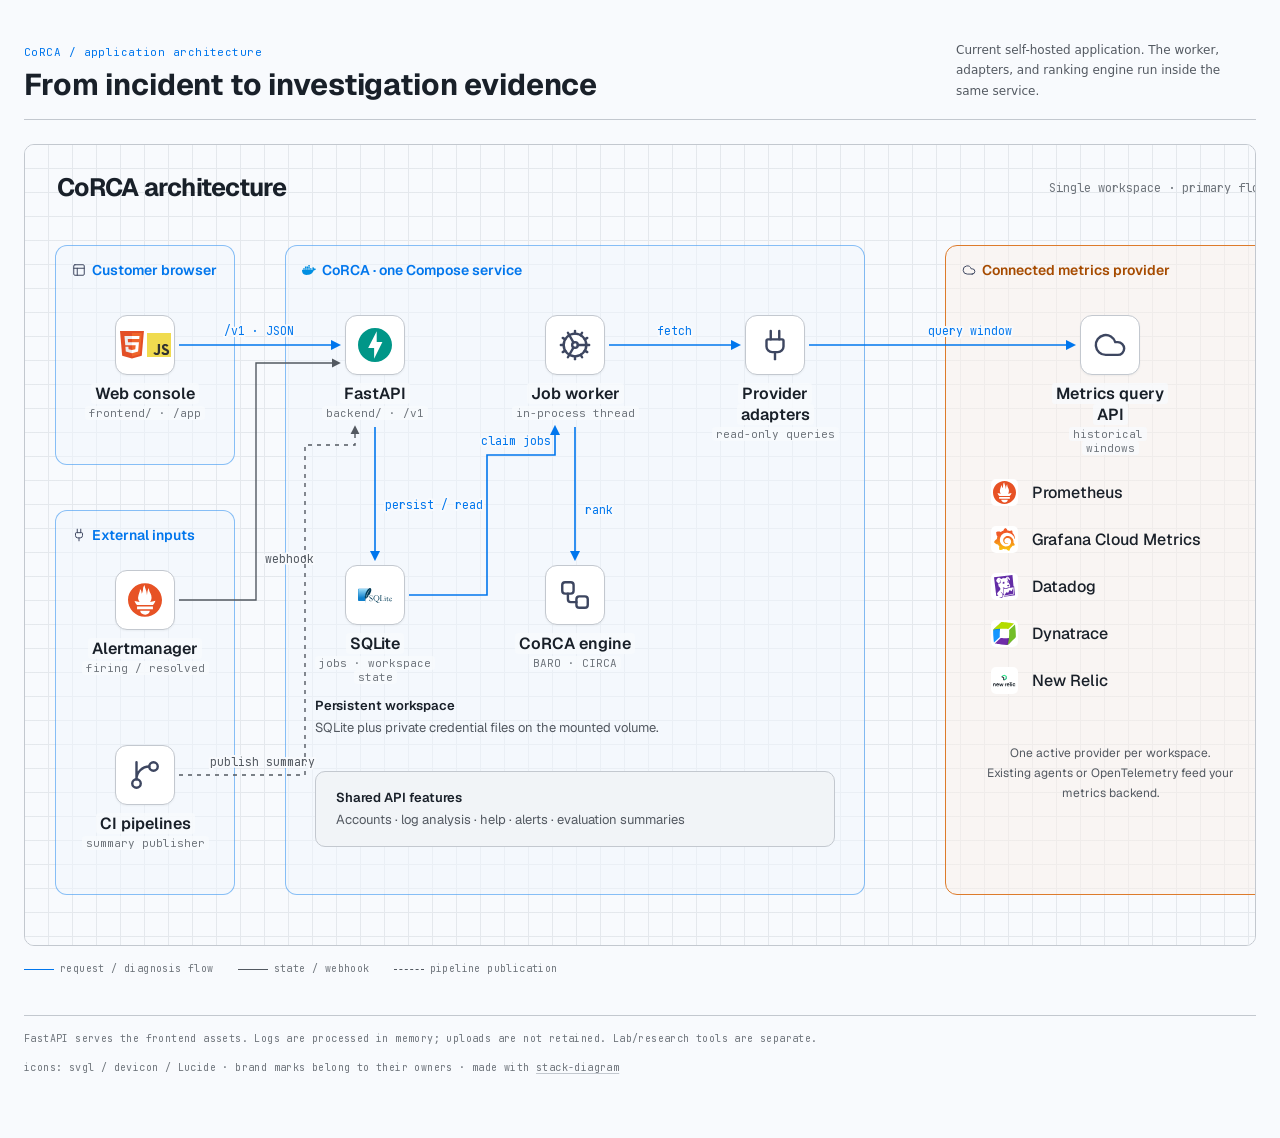
<file: docs/architecture/corca-stack-diagram.html>
<!DOCTYPE html><html lang="en"><head><meta charset="utf-8"><meta name="viewport" content="width=device-width,initial-scale=1"><title>CoRCA application architecture</title><style>
/* engineered-paper theme (cool near-white, one accent, mono labels)
 * All colors/fonts flow through the :root tokens — tweak tokens, not scattered values. */
:root {
  color-scheme: light;
  --color-paper:   oklch(98.5% 0.004 250);
  --color-paper-2: oklch(96.5% 0.005 252);
  --color-rule:    oklch(93% 0.007 255);    /* graph-paper grid */
  --color-rule-2:  oklch(83% 0.011 255);    /* hairline borders */
  --color-muted:   oklch(56% 0.013 255);
  --color-neutral: oklch(46% 0.015 255);    /* neutral edges */
  --color-ink-2:   oklch(34% 0.018 257);
  --color-ink:     oklch(24% 0.020 258);
  --color-accent:  oklch(58% 0.20 256);     /* primary-flow edges, one signal color */
  --color-graphite:oklch(24% 0.018 260);    /* dark tile for white/light logos */
  /* group palette A — warm vendor (e.g. Cloudflare/AWS orange). Retune hue per vendor. */
  --color-g1:      oklch(68% 0.15 55);
  --color-g1-soft: oklch(78% 0.12 55);
  --color-g1-ink:  oklch(52% 0.14 50);
  --color-g1-tint: oklch(96.5% 0.015 60 / .5);
  /* group palette B — accent-family (repo/tooling groups) */
  --color-accent-soft: oklch(58% 0.20 256 / .45);
  --color-accent-tint: oklch(97% 0.012 256 / .5);
  /* JP glyphs: name JP faces explicitly — bare sans-serif fallback on Linux picks Chinese-variant CJK */
  --font-display: "Geist", "Hiragino Sans", "Yu Gothic UI", "Noto Sans CJK JP", "Noto Sans JP", ui-sans-serif, system-ui, sans-serif;
  --font-body: "Hiragino Sans", "Yu Gothic UI", "Noto Sans CJK JP", "Noto Sans JP", ui-sans-serif, system-ui, sans-serif;
  --font-mono: "JetBrains Mono", ui-monospace, "SF Mono", Menlo, monospace;
  --space-xs: 4px; --space-sm: 8px; --space-md: 16px; --space-lg: 24px; --space-xl: 40px; --space-2xl: 64px;
  --radius-card: 10px; --radius-tile: 12px;
  /* translucent veil behind node label text: matches paper on plain canvas, blends into
     group tints instead of punching an off-color rectangle through them */
  --color-veil: oklch(98.5% 0.004 250 / .78);
}
/* Dark variant: set data-theme="dark" on <html>. Tiles stay white — brand logos are drawn
   for light grounds. Everything (arrowheads via context-stroke, legend via border-color)
   follows the tokens, so toggling the attribute is all it takes. */
[data-theme="dark"] {
  color-scheme: dark;
  --color-paper:   oklch(18% 0.012 255);
  --color-paper-2: oklch(22% 0.014 255);
  --color-rule:    oklch(24% 0.013 255);
  --color-rule-2:  oklch(38% 0.018 255);
  --color-muted:   oklch(65% 0.014 255);
  --color-neutral: oklch(72% 0.012 255);
  --color-ink-2:   oklch(85% 0.010 255);
  --color-ink:     oklch(94% 0.008 255);
  --color-accent:  oklch(70% 0.16 256);
  --color-graphite:oklch(31% 0.020 260);
  --color-g1:      oklch(70% 0.14 55);
  --color-g1-soft: oklch(58% 0.11 55);
  --color-g1-ink:  oklch(78% 0.12 55);
  --color-g1-tint: oklch(26% 0.030 60 / .40);
  --color-accent-soft: oklch(70% 0.16 256 / .5);
  --color-accent-tint: oklch(28% 0.045 256 / .35);
  --color-veil: oklch(18% 0.012 255 / .78);
}
@font-face { font-family:"Geist"; font-style:normal; font-weight:100 900; font-display:swap;
  src:url([data-uri]) format("woff2"); }
@font-face { font-family:"JetBrains Mono"; font-style:normal; font-weight:100 800; font-display:swap;
  src:url([data-uri]) format("woff2"); }
/* JetBrains Mono reads cramped at 9.5–11px; open every mono label slightly */
.kicker, .node .role, .el, .legend, .foot { letter-spacing: 0.04em; }
* { margin:0; padding:0; box-sizing:border-box; }
html, body { overflow-x: clip; }
body { background: var(--color-paper); color: var(--color-ink); font-family: var(--font-body); padding: var(--space-xl) var(--space-lg) var(--space-2xl); }
.page { width: fit-content; max-width: 100%; margin: 0 auto; }

.head { display:grid; grid-template-columns: 1fr auto; gap: var(--space-lg); align-items:end;
  padding-bottom: var(--space-md); border-bottom: 1px solid var(--color-rule-2); margin-bottom: var(--space-lg); }
.kicker { font-family: var(--font-mono); font-size: 11px;
  color: var(--color-accent); margin-bottom: var(--space-sm); }
h1 { font-family: var(--font-display); font-weight: 700; font-size: clamp(22px, 4vw, 30px);
  letter-spacing: -0.005em; line-height: 1.2; }
.lede { max-width: 300px; font-size: 12px; line-height: 1.7; color: var(--color-neutral); padding-bottom: 2px; }
@media (max-width: 680px) { .head { grid-template-columns: 1fr; align-items:start; } .lede { max-width:none; } }

.scroller { overflow-x: auto; border: 1px solid var(--color-rule-2); border-radius: var(--radius-card); }
/* CANVAS SIZE: set width/height here AND on svg.edges AND its viewBox — keep the three in sync */
.canvas { position: relative; width: 1280px; height: 800px; background: var(--color-paper);
  background-image:
    linear-gradient(var(--color-rule) 1px, transparent 1px),
    linear-gradient(90deg, var(--color-rule) 1px, transparent 1px);
  background-size: 24px 24px; background-position: -1px -1px; }

.group { position:absolute; border-radius: var(--radius-tile); }
/* group labels are names like node names (display font), written in the brand's own case.
   They sit inside the top-left corner, so the border stays unbroken and needs no mask */
.g-label { position:absolute; top:12px; left:12px; display:flex; align-items:center; gap:6px;
  font-family: var(--font-display); font-size: 12px; font-weight: 600;
  color: var(--color-neutral); white-space: nowrap; }
.g-label img { width: 14px; height: 14px; }
/* group labels sit on the group's tint, not on a white tile: in the dark theme swap in the brand's own
   dark-theme logo (lt/dk pair), or give a mark with black parts a white plate */
.g-label img.dk, .tile img.dk { display:none; }
[data-theme="dark"] .g-label img.lt, [data-theme="dark"] .tile img.lt { display:none; }
[data-theme="dark"] .g-label img.dk, [data-theme="dark"] .tile img.dk { display:block; }
[data-theme="dark"] .g-label img.plate { background:#fff; border-radius:3px; padding:2px; width:18px; height:18px; }
.group.ga { border:1.5px solid var(--color-g1); background: var(--color-g1-tint); }
.group.ga-nested { border:1.5px dashed var(--color-g1-soft); }
.group.gb { border:1.5px solid var(--color-accent-soft); background: var(--color-accent-tint); }
.group.ga > .g-label, .group.ga-nested > .g-label { color: var(--color-g1-ink); }
.group.gb > .g-label { color: var(--color-accent); }
.group.aws { border:1.5px solid var(--color-ink); border-radius:0; }
.group.aws > .g-label { top:-1.5px; left:-1.5px; gap:8px; color: var(--color-ink); }
.group.aws > .g-label img { width:30px; height:30px; }
.group.aws.az > .g-label { top:8px; left:12px; }
.group.aws.region, .group.aws.az { border-color:#00A4A6; border-style:dashed; }
.group.aws.vpc { border-color:#8C4FFF; }
.group.aws.private { border-color:#00A4A6; }
.group.aws.public { border-color:#7AA116; }
.group.gcp { border:1.5px solid #4285F4; border-radius:6px; }
.group.azure { border:1.5px solid #0078D4; border-radius:6px; }
.group.gcp > .g-label, .group.azure > .g-label { gap:8px; color: var(--color-ink); }
.group.gcp > .g-label img, .group.azure > .g-label img { width:20px; height:20px; }
.group.gcp.region, .group.azure.region { border-color: var(--color-rule-2); background: var(--color-paper-2); }
.group.gcp.vpc { border:1.5px dashed var(--color-ink-2); }
.group.gcp.subnet { border:1px dashed var(--color-neutral); }
.group.gcp.zone { border-color:#34A853; }
.group.azure.rg { border:1.5px dashed #0096D7; }
.group.azure.vnet { border:1.5px solid #A4CBFB; }
.group.azure.subnet { border:1px solid #A4CBFB; }
.group.azure.zone { border-color:#FFD965; }

.node { position:absolute; width:132px; text-align:center; }
.tile { width:60px; height:60px; margin:0 auto; border-radius: var(--radius-tile);
  background:#fff; border:1px solid var(--color-rule-2); display:grid; place-items:center;
  box-shadow: 0 1px 2px oklch(24% 0.02 258 / 0.05); transition: border-color .15s cubic-bezier(0.16,1,0.3,1); }
.node:hover .tile { border-color: var(--color-accent); }
.tile img { width:34px; height:34px; object-fit:contain; }
.tile.wide img { width:44px; }                       /* wide-aspect logos */
.tile.dark { background: var(--color-graphite); border-color: var(--color-graphite); }  /* white/light logos */
.tile.bare { background:none; border:none; box-shadow:none; }
.tile.bare img { width:60px; height:60px; }
.tile.bare.res img { width:44px; height:44px; }
.node .name { font-family: var(--font-display); font-weight:600; font-size:13px; margin-top: var(--space-sm); letter-spacing:0; }
.node .role { font-family: var(--font-mono); font-size:9.5px; color: var(--color-muted); margin-top:2px; }
/* veil behind label spans: crossing edges/grid fade behind text; translucent so it
   blends into group tints (a solid paper rectangle looks pasted-on inside tinted groups) */
.node .name span, .node .role span { background: var(--color-veil); backdrop-filter: blur(1.5px);
  padding: 0 var(--space-xs); border-radius: 3px; -webkit-box-decoration-break: clone; box-decoration-break: clone; }

svg.edges { position:absolute; inset:0; width:1280px; height:800px; pointer-events:none; }
.e  { stroke: var(--color-accent); stroke-width:1.6; fill:none; }   /* primary flow */
.n  { stroke: var(--color-neutral); stroke-width:1.4; fill:none; }  /* internal */
path.aws { stroke: var(--color-ink); stroke-width:1.6; fill:none; }
.dash { stroke-dasharray:4 5; }                                     /* dev / deploy */
.el { font-family: var(--font-mono); font-size:10.5px; fill: var(--color-neutral);
  paint-order: stroke; stroke: var(--color-paper); stroke-width:4px; stroke-linejoin:round; }  /* halo */
.el.a { fill: var(--color-accent); }

.legend { display:flex; gap: var(--space-lg); align-items:center; margin-top: var(--space-md);
  font-family: var(--font-mono); font-size:10px; color: var(--color-muted); flex-wrap:wrap; }
.legend .sw { display:inline-block; width:30px; vertical-align:middle; margin-right:6px;
  border-top:1.6px solid var(--color-accent); }
.legend .sw.n { border-color: var(--color-neutral); border-top-width:1.4px; }
.legend .sw.dash { border-top-style: dashed; }

.foot { margin-top: var(--space-xl); padding-top: var(--space-md); border-top: 1px solid var(--color-rule-2);
  display:flex; justify-content:space-between; gap: var(--space-md); flex-wrap:wrap;
  font-family: var(--font-mono); font-size:10px; color: var(--color-muted); }
.foot a { color: inherit; text-decoration-color: var(--color-rule-2); text-underline-offset: 2px; }
.foot a:hover { color: var(--color-accent); }

.canvas-title { position:absolute; left:32px; top:26px; font:700 25px var(--font-display); letter-spacing:-.03em; }
.canvas-meta { position:absolute; right:32px; top:35px; font:12px var(--font-mono); color:var(--color-muted); }
.g-label { font-size:14px; top:15px; left:16px; }
.node .name { font-size:16px; }
.node .role { font-size:11px; letter-spacing:0; }
.tile.dual { display:flex; justify-content:center; gap:3px; }
.tile.dual img { width:24px; height:30px; }
.providers { position:absolute; left:966px; top:324px; width:238px; }
.provider { display:flex; gap:14px; align-items:center; height:47px; font:500 16px var(--font-display); }
.provider img { width:27px; height:27px; object-fit:contain; background:white; border-radius:5px; padding:2px; }
.provider-note { position:absolute; left:950px; top:599px; width:270px; font:12px/1.65 var(--font-display); color:var(--color-neutral); text-align:center; }
.note { position:absolute; left:290px; width:520px; font:13px/1.7 var(--font-display); color:var(--color-neutral); }
.note strong { color:var(--color-ink); font-weight:600; }
.features { top:626px; padding:15px 20px; border:1px solid var(--color-rule-2); border-radius:10px; background:var(--color-paper-2); }
.storage { top:550px; }
.el { font-size:11.5px; letter-spacing:0; }
</style></head><body><main class="page"><header class="head"><div><div class="kicker">CoRCA / application architecture</div><h1>From incident to investigation evidence</h1></div><p class="lede">Current self-hosted application. The worker, adapters, and ranking engine run inside the same service.</p></header><div class="scroller"><div class="canvas" role="img" aria-label="CoRCA application architecture: browser frontend calls FastAPI, SQLite persists queued jobs, a background worker fetches provider metrics and invokes the CoRCA ranking engine. Alertmanager and CI pipelines submit inputs to the API."><div class="canvas-title">CoRCA architecture</div><div class="canvas-meta">Single workspace · primary flows</div><div class="group gb" style="left:30px;top:100px;width:180px;height:220px"><div class="g-label"><img class="plate" src="[data-uri]" alt="">Customer browser</div></div>
<div class="group gb" style="left:260px;top:100px;width:580px;height:650px"><div class="g-label"><img class="plate" src="[data-uri]" alt="">CoRCA · one Compose service</div></div>
<div class="group ga" style="left:920px;top:100px;width:330px;height:650px"><div class="g-label"><img class="plate" src="[data-uri]" alt="">Connected metrics provider</div></div>
<div class="group gb" style="left:30px;top:365px;width:180px;height:385px"><div class="g-label"><img class="plate" src="[data-uri]" alt="">External inputs</div></div><svg class="edges" viewBox="0 0 1280 800" aria-hidden="true">
<defs><marker id="ar" viewBox="0 0 10 10" refX="8" refY="5" markerWidth="6.5" markerHeight="6.5" orient="auto-start-reverse"><path d="M0 0 L10 5 L0 10 z" fill="context-stroke"/></marker></defs>
<path class="e" d="M154 200 H314" marker-end="url(#ar)"/>
<text class="el a" x="234" y="190" text-anchor="middle">/v1 · JSON</text>
<path class="e" d="M584 200 H714" marker-end="url(#ar)"/>
<text class="el a" x="649" y="190" text-anchor="middle">fetch</text>
<path class="e" d="M784 200 H1049" marker-end="url(#ar)"/>
<text class="el a" x="945" y="190" text-anchor="middle">query window</text>
<path class="e" d="M350 282 V414" marker-end="url(#ar)"/>
<text class="el a" x="360" y="364">persist / read</text>
<path class="e" d="M384 450 H462 V310 H530 V282" marker-end="url(#ar)"/>
<text class="el a" x="491" y="300" text-anchor="middle">claim jobs</text>
<path class="e" d="M550 282 V414" marker-end="url(#ar)"/>
<text class="el a" x="560" y="369">rank</text>
<path class="n" d="M154 455 H231 V218 H314" marker-end="url(#ar)"/>
<text class="el" x="240" y="418">webhook</text>
<path class="n dash" d="M154 630 H280 V300 H330 V282" marker-end="url(#ar)"/>
<text class="el" x="237" y="621" text-anchor="middle">publish summary</text>
</svg><div class="node" style="left:54px;top:170px"><div class="tile dual"><img src="[data-uri]" alt="HTML"><img src="[data-uri]" alt="JavaScript"></div><div class="name"><span>Web console</span></div><div class="role"><span>frontend/ · /app</span></div></div>
<div class="node" style="left:284px;top:170px"><div class="tile "><img src="[data-uri]" alt=""></div><div class="name"><span>FastAPI</span></div><div class="role"><span>backend/ · /v1</span></div></div>
<div class="node" style="left:484px;top:170px"><div class="tile "><img src="[data-uri]" alt=""></div><div class="name"><span>Job worker</span></div><div class="role"><span>in-process thread</span></div></div>
<div class="node" style="left:684px;top:170px"><div class="tile "><img src="[data-uri]" alt=""></div><div class="name"><span>Provider adapters</span></div><div class="role"><span>read-only queries</span></div></div>
<div class="node" style="left:1019px;top:170px"><div class="tile "><img src="[data-uri]" alt=""></div><div class="name"><span>Metrics query API</span></div><div class="role"><span>historical windows</span></div></div>
<div class="node" style="left:284px;top:420px"><div class="tile "><img src="[data-uri]" alt=""></div><div class="name"><span>SQLite</span></div><div class="role"><span>jobs · workspace state</span></div></div>
<div class="node" style="left:484px;top:420px"><div class="tile "><img src="[data-uri]" alt=""></div><div class="name"><span>CoRCA engine</span></div><div class="role"><span>BARO · CIRCA</span></div></div>
<div class="node" style="left:54px;top:425px"><div class="tile "><img src="[data-uri]" alt=""></div><div class="name"><span>Alertmanager</span></div><div class="role"><span>firing / resolved</span></div></div>
<div class="node" style="left:54px;top:600px"><div class="tile "><img src="[data-uri]" alt=""></div><div class="name"><span>CI pipelines</span></div><div class="role"><span>summary publisher</span></div></div><div class="providers"><div class="provider"><img src="[data-uri]" alt=""><span>Prometheus</span></div><div class="provider"><img src="[data-uri]" alt=""><span>Grafana Cloud Metrics</span></div><div class="provider"><img src="[data-uri]" alt=""><span>Datadog</span></div><div class="provider"><img src="[data-uri]" alt=""><span>Dynatrace</span></div><div class="provider"><img src="[data-uri]" alt=""><span>New Relic</span></div></div><div class="note storage"><strong>Persistent workspace</strong><br>SQLite plus private credential files on the mounted volume.</div>
<div class="note features"><strong>Shared API features</strong><br>Accounts · log analysis · help · alerts · evaluation summaries</div>
<div class="provider-note">One active provider per workspace.<br>Existing agents or OpenTelemetry feed your metrics backend.</div></div></div><div class="legend"><span><span class="sw"></span>request / diagnosis flow</span><span><span class="sw n"></span>state / webhook</span><span><span class="sw n dash"></span>pipeline publication</span></div><footer class="foot"><span>FastAPI serves the frontend assets. Logs are processed in memory; uploads are not retained. Lab/research tools are separate.</span><span>icons: svgl / devicon / Lucide · brand marks belong to their owners · made with <a href="https://github.com/caru-ini/stack-diagram">stack-diagram</a></span></footer></main></body></html>
</file>
